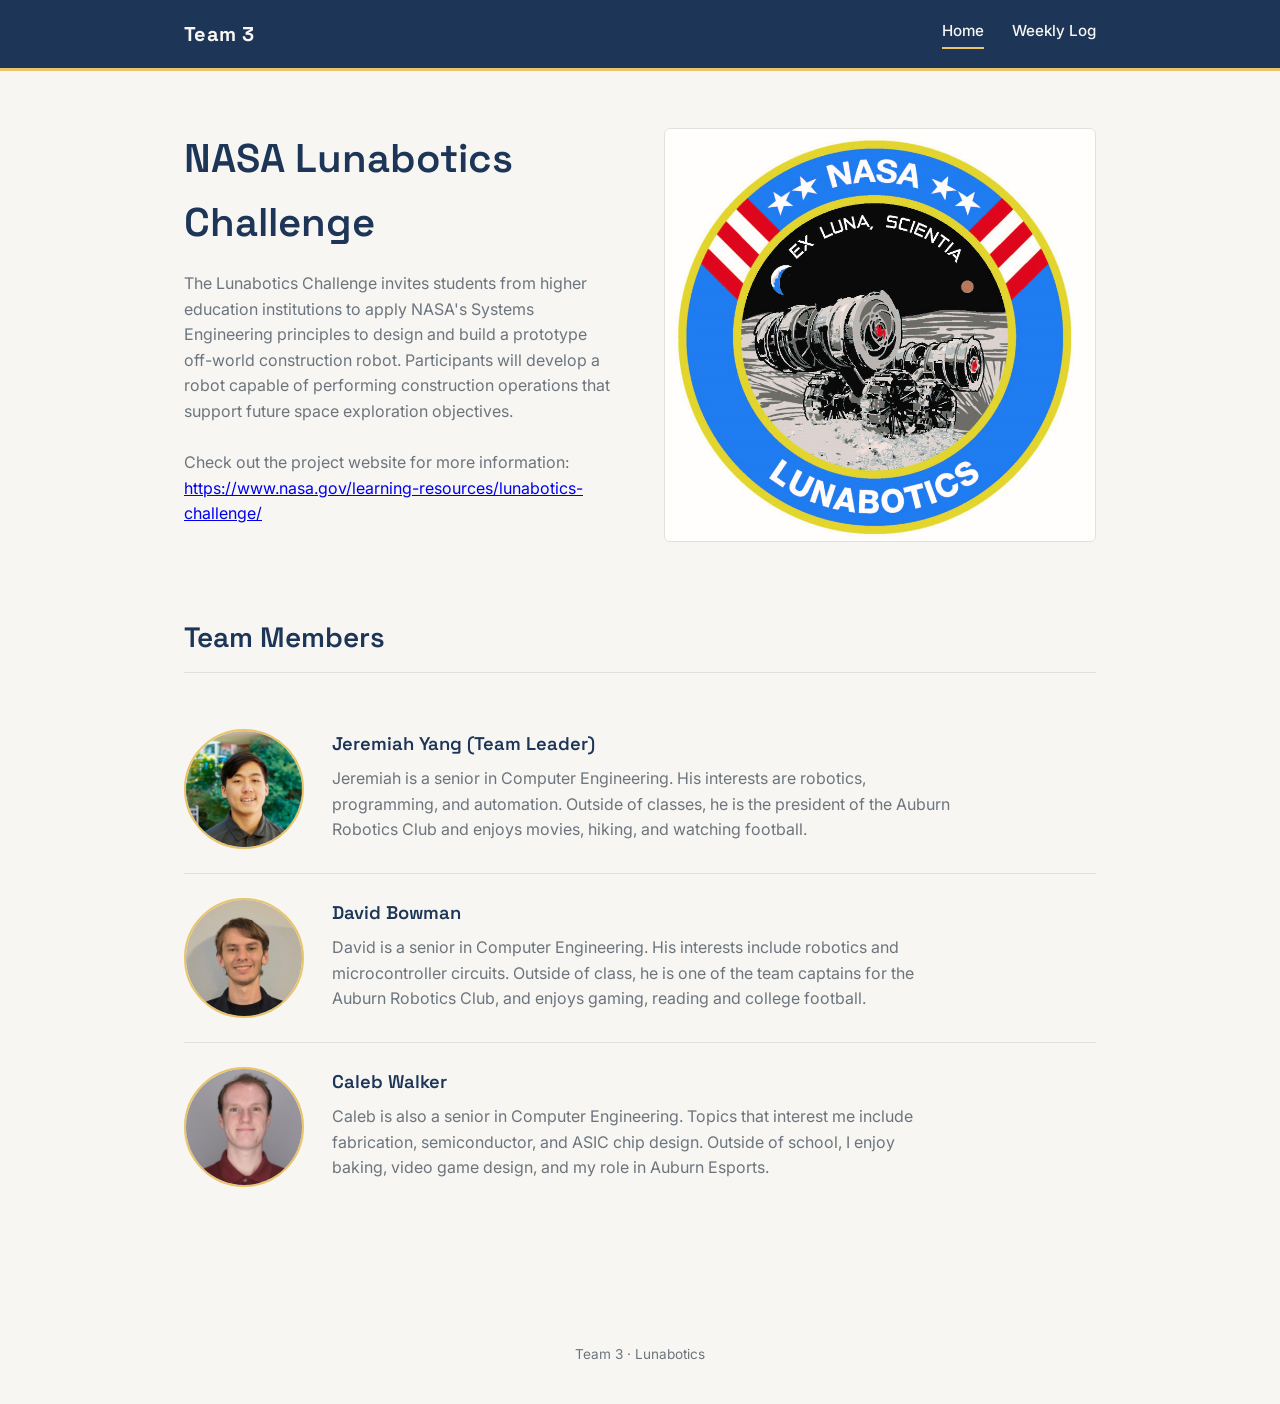
<file: index.html>
<!DOCTYPE html>
<html lang="en">
<head>
  <meta charset="UTF-8">
  <meta name="viewport" content="width=device-width, initial-scale=1.0">
  <title>Team 3 | Lunabotics</title>
  <link rel="preconnect" href="https://fonts.googleapis.com">
  <link rel="preconnect" href="https://fonts.gstatic.com" crossorigin>
  <link href="https://fonts.googleapis.com/css2?family=Space+Grotesk:wght@500;600;700&family=Inter:wght@400;500;600&display=swap" rel="stylesheet">
  <link rel="stylesheet" href="styles.css">
</head>
<body>

  <header class="site-header">
    <div class="header-inner">
      <span class="site-title">Team 3</span>
      <nav class="site-nav">
        <a href="index.html" class="nav-link active">Home</a>
        <a href="weekly-log.html" class="nav-link">Weekly Log</a>
      </nav>
    </div>
  </header>

  <main>

    <section class="hero">
      <div class="hero-text">
        <h1>NASA Lunabotics Challenge</h1>
        <p>
          The Lunabotics Challenge invites students from higher education institutions to apply NASA's Systems Engineering principles to design and 
          build a prototype off-world construction robot. Participants will develop a robot capable of performing construction operations that support 
          future space exploration objectives.
          <br><br>
          Check out the project website for more information:
          <a href="https://www.nasa.gov/learning-resources/lunabotics-challenge/">https://www.nasa.gov/learning-resources/lunabotics-challenge/</a>
        </p>
      </div>
      <div class="hero-image">
        <img src="images/lunabotics_logo.jpg" alt="Lunabotics logo">
      </div>
    </section>

    <section class="team">
      <h2>Team Members</h2>

      <div class="member-row">
        <img class="headshot" src="images/jeremiah_headshot.jpg" alt="Jeremiah Yang headshot">
        <div class="member-info">
          <h3>Jeremiah Yang (Team Leader)</h3>
          <p>
            Jeremiah is a senior in Computer Engineering. His interests are robotics, programming, and automation.
            Outside of classes, he is the president of the Auburn Robotics Club and enjoys movies, hiking, and watching football.
          </p>
        </div>
      </div>

      <div class="member-row">
        <img class="headshot" src="images/david_headshot.jpg" alt="David Bowman headshot">
        <div class="member-info">
          <h3>David Bowman</h3>
          <p>
            David is a senior in Computer Engineering. His interests include robotics and microcontroller circuits. Outside of class, he is one of the team captains for the Auburn Robotics Club, and enjoys gaming, reading and college football.
          </p>
        </div>
      </div>

      <div class="member-row">
        <img class="headshot" src="images/caleb_headshot.jpg" alt="Caleb Walker headshot">
        <div class="member-info">
          <h3>Caleb Walker</h3>
          <p>
            Caleb is also a senior in Computer Engineering. Topics that interest me include fabrication, semiconductor, and ASIC chip design. Outside of school, I enjoy baking, video game design, and my role in Auburn Esports.
          </p>
        </div>
      </div>

    </section>

  </main>

  <footer class="site-footer">
    <p>Team 3 &middot; Lunabotics</p>
  </footer>

</body>
</html>
</file>
<file: styles.css>
:root {
  --navy: #1d3557;
  --navy-dark: #12233c;
  --cream: #f7f6f2;
  --charcoal: #23262b;
  --grey: #6c757d;
  --gold: #e9c46a;
  --border: #e2e0da;
  --max-width: 960px;
}

* {
  box-sizing: border-box;
}

body {
  margin: 0;
  font-family: 'Inter', -apple-system, sans-serif;
  color: var(--charcoal);
  background: var(--cream);
  line-height: 1.6;
}

h1, h2, h3 {
  font-family: 'Space Grotesk', sans-serif;
  font-weight: 600;
  margin: 0;
  color: var(--navy);
}

img {
  max-width: 100%;
  display: block;
}

/* Header */

.site-header {
  position: sticky;
  top: 0;
  z-index: 10;
  background: var(--navy);
  border-bottom: 3px solid var(--gold);
}

.header-inner {
  max-width: var(--max-width);
  margin: 0 auto;
  padding: 18px 24px;
  display: flex;
  align-items: center;
  justify-content: space-between;
}

.site-title {
  font-family: 'Space Grotesk', sans-serif;
  font-weight: 700;
  font-size: 1.25rem;
  color: var(--cream);
  letter-spacing: 0.02em;
}

.site-nav {
  display: flex;
  gap: 28px;
}

.nav-link {
  color: var(--cream);
  text-decoration: none;
  font-weight: 500;
  font-size: 0.95rem;
  padding-bottom: 4px;
  border-bottom: 2px solid transparent;
  transition: border-color 0.15s ease;
}

.nav-link:hover,
.nav-link.active {
  border-bottom-color: var(--gold);
}

/* Main / sections */

main {
  max-width: var(--max-width);
  margin: 0 auto;
  padding: 56px 24px 24px;
}

section {
  margin-bottom: 72px;
}

/* Hero */

.hero {
  display: flex;
  align-items: center;
  gap: 48px;
}

.hero-text {
  flex: 1 1 320px;
}

.hero-text h1 {
  font-size: 2.5rem;
  margin-bottom: 16px;
}

.hero-text p {
  color: var(--grey);
  max-width: 46ch;
}

.hero-image {
  flex: 1 1 320px;
}

.hero-image img {
  border-radius: 6px;
  border: 1px solid var(--border);
}

/* Team */

.team h2 {
  font-size: 1.75rem;
  margin-bottom: 32px;
  padding-bottom: 12px;
  border-bottom: 1px solid var(--border);
}

.member-row {
  display: flex;
  align-items: flex-start;
  gap: 28px;
  padding: 24px 0;
  border-bottom: 1px solid var(--border);
}

.member-row:last-child {
  border-bottom: none;
}

.headshot {
  width: 120px;
  height: 120px;
  border-radius: 50%;
  object-fit: cover;
  flex-shrink: 0;
  border: 2px solid var(--gold);
}

.member-info h3 {
  font-size: 1.15rem;
  margin-bottom: 8px;
}

.member-info p {
  color: var(--grey);
  margin: 0;
  max-width: 62ch;
}

/* Weekly log */

.log h1 {
  font-size: 2.25rem;
}

.log-intro {
  color: var(--grey);
  margin-top: 12px;
  margin-bottom: 40px;
}

.log-entry {
  padding: 28px 0;
  border-bottom: 1px solid var(--border);
}

.log-entry:last-child {
  border-bottom: none;
}

.log-date {
  font-size: 1.25rem;
  margin-bottom: 16px;
}

.log-media {
  display: flex;
  flex-wrap: wrap;
  gap: 16px;
  margin-bottom: 16px;
}

.media-item {
  width: 100%;
  max-width: 320px;
  flex: 1 1 280px;
  margin: 0;
}

.media-item img,
.media-item video {
  width: 100%;
  border-radius: 6px;
  border: 1px solid var(--border);
  display: block;
}

.media-item img {
  cursor: zoom-in;
}

.media-item figcaption {
  color: var(--grey);
  font-size: 0.85rem;
  margin-top: 6px;
}

/* Lightbox */

.lightbox {
  display: none;
  position: fixed;
  inset: 0;
  background: rgba(18, 35, 60, 0.92);
  align-items: center;
  justify-content: center;
  z-index: 100;
  padding: 40px;
}

.lightbox.open {
  display: flex;
}

.lightbox img {
  max-width: 90%;
  max-height: 90%;
  border-radius: 6px;
}

.lightbox-close {
  position: absolute;
  top: 24px;
  right: 32px;
  color: var(--cream);
  font-size: 2rem;
  cursor: pointer;
  line-height: 1;
}

.log-description {
  color: var(--grey);
  max-width: 70ch;
  margin: 0;
}

/* Footer */

.site-footer {
  text-align: center;
  padding: 24px;
  color: var(--grey);
  font-size: 0.85rem;
}

/* Responsive */

@media (max-width: 640px) {
  .hero {
    flex-direction: column;
  }

  .member-row {
    flex-direction: column;
    align-items: center;
    text-align: center;
  }

  .member-info p {
    max-width: 100%;
  }
}
</file>
